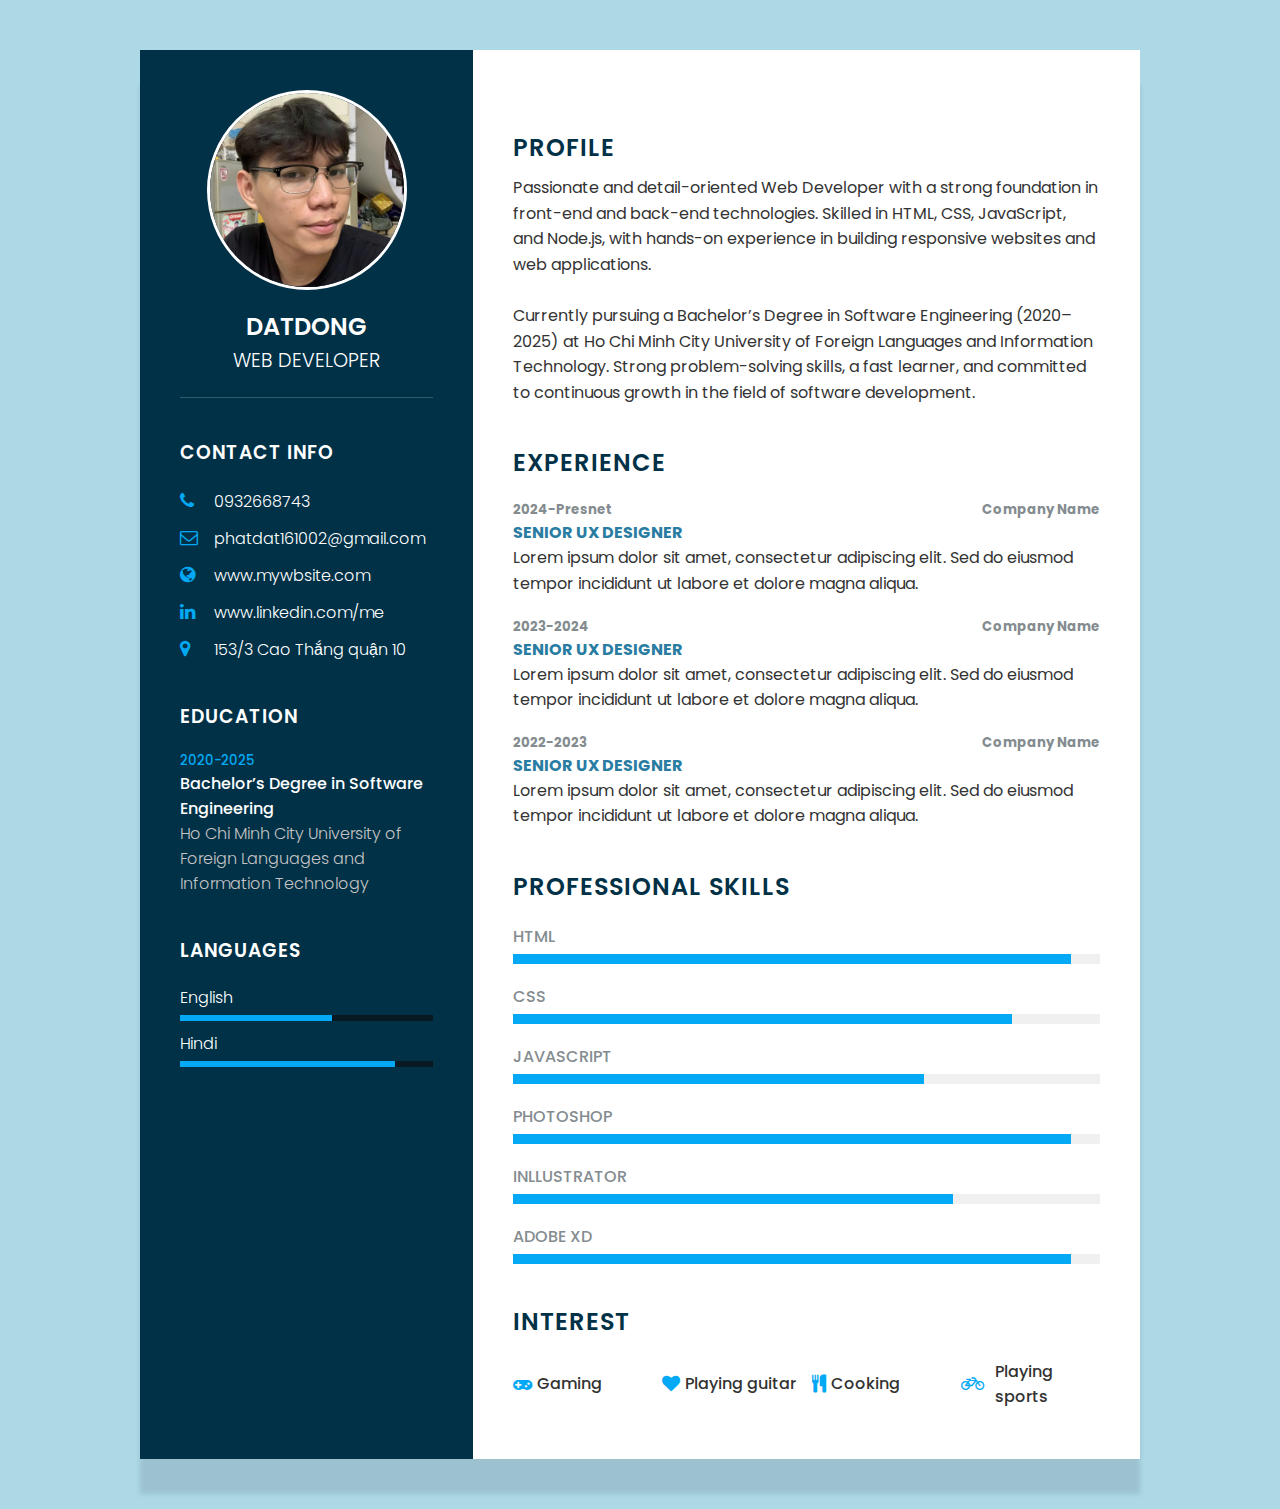
<file: CV/index.html>
<!DOCTYPE html>
<html lang="en">
<head>
  <meta charset="UTF-8" />
  <meta name="viewport" content="width=device-width, initial-scale=1.0"/>
  <title>CV</title>
  <link rel="stylesheet" href="https://cdnjs.cloudflare.com/ajax/libs/font-awesome/4.7.0/css/font-awesome.css" 
        integrity="sha512-5A8nwdMOWrSz20fDsjczgUidUBR8liPYU+WymTZP1lmY9G6Oc7HlZv156XqnsgNUzTyMefFTcsFH/tnJE/+xBg==" 
        crossorigin="anonymous" referrerpolicy="no-referrer"/>
  <link rel="stylesheet" href="style.css"/>
</head>
<body>
  <div class="cv">
    <div class="cv__sidebar">
      <div class="cv__profile">
        <div class="cv__profile-image">
          <img src="./img/img.jpg" alt=""/>
        </div>
        <h2>DatDong <br><span>Web Developer</span></h2>
      </div>

      <div class="cv__section cv__section--contact">
        <h3 class="cv__section-title">Contact Info</h3>
        <ul>
          <li>
            <span class="cv__icon"><i class="fa fas fa-phone" aria-hidden="true"></i></span>
            <span class="cv__text">0932668743</span>
          </li>
          <li>
            <span class="cv__icon"><i class="fa fa-envelope-o" aria-hidden="true"></i></span>
            <span class="cv__text">phatdat161002@gmail.com</span>
          </li>
          <li>
            <span class="cv__icon"><i class="fa fa-globe" aria-hidden="true"></i></span>
            <span class="cv__text">www.mywbsite.com</span>
          </li>
          <li>
            <span class="cv__icon"><i class="fa fab fa-linkedin" aria-hidden="true"></i></span>
            <span class="cv__text">www.linkedin.com/me</span>
          </li>
          <li>
            <span class="cv__icon"><i class="fa fa-map-marker" aria-hidden="true"></i></span>
            <span class="cv__text">153/3 Cao Thắng quận 10</span>
          </li>
        </ul>
      </div>

      <div class="cv__section cv__section--education">
        <h3 class="cv__section-title">Education</h3>
        <ul>
          <li>
            <h5>2020-2025</h5>
            <h4>Bachelor’s Degree in Software Engineering</h4>
            <h4>Ho Chi Minh City University of Foreign Languages and Information Technology</h4>
          </li>
        </ul>
      </div>

      <div class="cv__section cv__section--language">
        <h3 class="cv__section-title">Languages</h3>
        <ul>
          <li>
            <span class="cv__text">English</span>
            <span class="cv__progress">
              <div style="width:60%"></div>
            </span>
          </li>
          <li>
            <span class="cv__text">Hindi</span>
            <span class="cv__progress">
              <div style="width:85%"></div>
            </span>
          </li>
        </ul>
      </div>
    </div>

    <div class="cv__main">
      <div class="cv__section">
        <h2 class="cv__section-title">Profile</h2>
        <p>
          Passionate and detail-oriented Web Developer with a strong foundation in front-end and back-end technologies. 
          Skilled in HTML, CSS, JavaScript, and Node.js, with hands-on experience in building responsive websites and web applications. <br><br>
          Currently pursuing a Bachelor’s Degree in Software Engineering (2020–2025) at Ho Chi Minh City University of Foreign Languages and Information Technology. 
          Strong problem-solving skills, a fast learner, and committed to continuous growth in the field of software development.
        </p>
      </div>

      <div class="cv__section">
        <h2 class="cv__section-title">Experience</h2>

        <div class="cv__box">
          <div class="cv__box-header">
            <h5>2024-Presnet</h5>
            <h5>Company Name</h5>
          </div>
          <div class="cv__box-content">
            <h4>Senior UX Designer</h4>
            <p>Lorem ipsum dolor sit amet, consectetur adipiscing elit. Sed do eiusmod tempor incididunt ut labore et dolore magna aliqua.</p>
          </div>
        </div>

        <div class="cv__box">
          <div class="cv__box-header">
            <h5>2023-2024</h5>
            <h5>Company Name</h5>
          </div>
          <div class="cv__box-content">
            <h4>Senior UX Designer</h4>
            <p>Lorem ipsum dolor sit amet, consectetur adipiscing elit. Sed do eiusmod tempor incididunt ut labore et dolore magna aliqua.</p>
          </div>
        </div>

        <div class="cv__box">
          <div class="cv__box-header">
            <h5>2022-2023</h5>
            <h5>Company Name</h5>
          </div>
          <div class="cv__box-content">
            <h4>Senior UX Designer</h4>
            <p>Lorem ipsum dolor sit amet, consectetur adipiscing elit. Sed do eiusmod tempor incididunt ut labore et dolore magna aliqua.</p>
          </div>
        </div>
      </div>

      <div class="cv__section cv__section--skills">
        <h2 class="cv__section-title">Professional Skills</h2>

        <div class="cv__box">
          <h4>Html</h4>
          <div class="cv__progress">
            <div style="width: 95%;"></div>
          </div>
        </div>

        <div class="cv__box">
          <h4>CSS</h4>
          <div class="cv__progress">
            <div style="width: 85%;"></div>
          </div>
        </div>

        <div class="cv__box">
          <h4>Javascript</h4>
          <div class="cv__progress">
            <div style="width: 70%;"></div>
          </div>
        </div>

        <div class="cv__box">
          <h4>Photoshop</h4>
          <div class="cv__progress">
            <div style="width: 95%;"></div>
          </div>
        </div>

        <div class="cv__box">
          <h4>Inllustrator</h4>
          <div class="cv__progress">
            <div style="width: 75%;"></div>
          </div>
        </div>

        <div class="cv__box">
          <h4>Adobe XD</h4>
          <div class="cv__progress">
            <div style="width: 95%;"></div>
          </div>
        </div>
      </div>

      <div class="cv__section cv__section--interest">
        <h2 class="cv__section-title">Interest</h2>
        <ul>
          <li><i class="fa fa-gamepad" aria-hidden="true"></i>Gaming</li>
          <li><i class="fa fas fa-heart" aria-hidden="true"></i>Playing guitar</li>
          <li><i class="fa fas fa-cutlery" aria-hidden="true"></i>Cooking</li>
          <li><i class="fa fa-bicycle" aria-hidden="true" style="margin-right: 6px;"></i>Playing sports</li>
        </ul>
      </div>
    </div>
  </div>
</body>
</html>
</file>
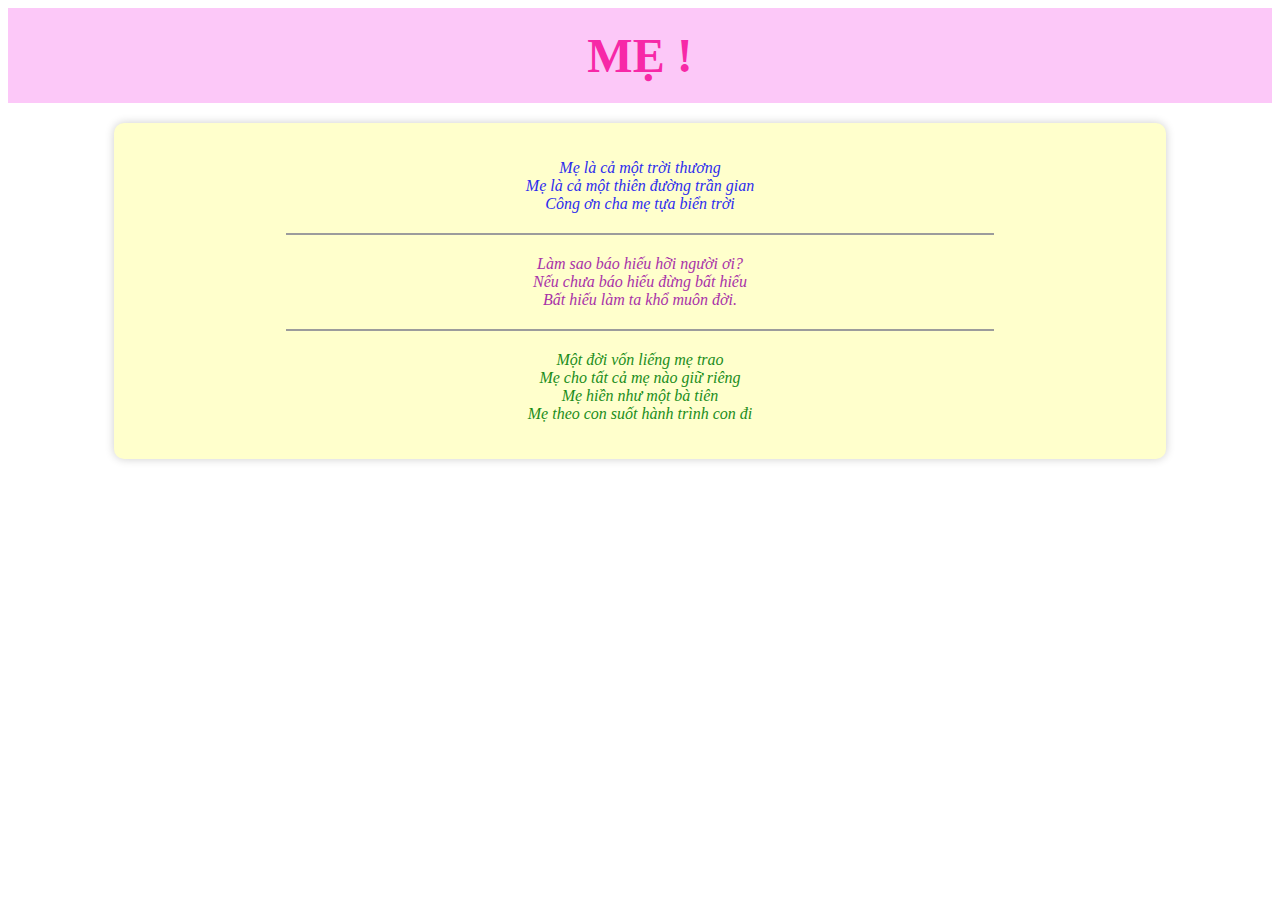
<file: masterHtmlCss/1- Me!/index.html>
<!DOCTYPE html>
<html lang="en">
  <head>
    <meta charset="UTF-8" />
    <meta name="viewport" content="width=device-width, initial-scale=1.0" />
    <title>BaiTap1BaiTap1</title>
    <link rel="stylesheet" href="style.css" />
  </head>
  <body>
    <div class="header">MẸ !</div>
    <div class="container">
      <p class="content">
        Mẹ là cả một trời thương<br />
        Mẹ là cả một thiên đường trần gian<br />
        Công ơn cha mẹ tựa biển trời
      </p>

      <hr />

      <p class="content">
        Làm sao báo hiếu hỡi người ơi?<br />
        Nếu chưa báo hiếu đừng bất hiếu<br />
        Bất hiếu làm ta khổ muôn đời.
      </p>

      <hr />

      <p class="content">
        Một đời vốn liếng mẹ trao<br />
        Mẹ cho tất cả mẹ nào giữ riêng<br />
        Mẹ hiền như một bà tiên<br />
        Mẹ theo con suốt hành trình con đi
      </p>
    </div>
  </body>
</html>
</file>
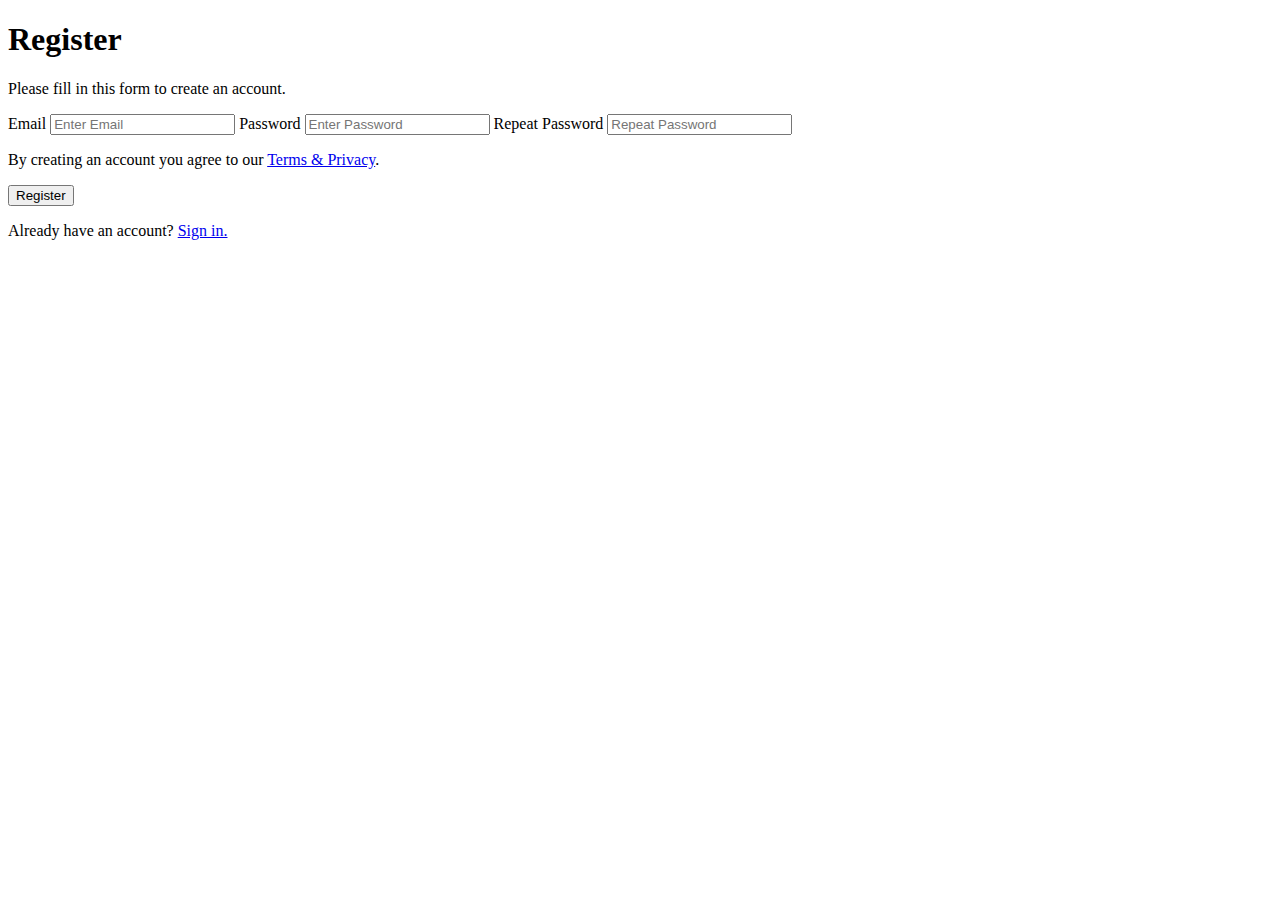
<file: CV/Register.html>
<!DOCTYPE html>
<html lang="en">
<head>
    <meta charset="UTF-8">
    <meta name="viewport" content="width=device-width, initial-scale=1.0">
    <title>Register</title>
</head>
<body>
    <h1>Register</h1>
    <p>Please fill in this form to create an account.</p>
    
    <form>
        <!--Email input-->
        <label>Email</label>
        <input type="email" placeholder="Enter Email" required>
        <!--Password input-->
        <label>Password</label>
        <input type="password" placeholder="Enter Password" required>
        <!--Repeat Password input-->
        <label>Repeat Password</label>
        <input type="password" placeholder="Repeat Password" required>

        <p>By creating an account you agree to our <a href="#">Terms & Privacy</a>.</p>

        <button type="submit">Register</button>

        <p>Already have an account? <a href="#">Sign in.</a></p>
    </form>
</body>
</html>
</file>
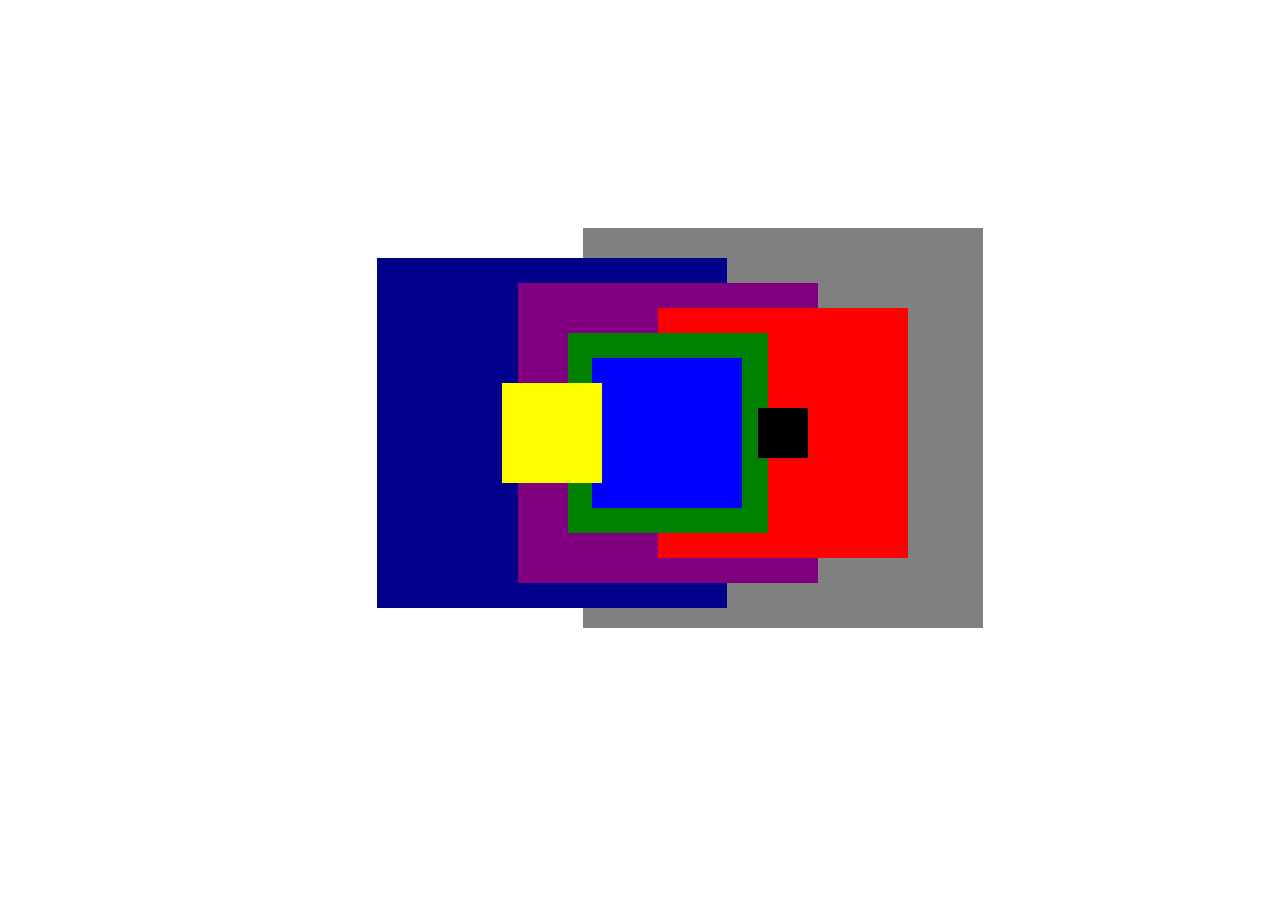
<file: hanoi-tower/hanoi-tower-2.html>
<!DOCTYPE html>
<html lang="en">
<head>
  <meta charset="UTF-8">
  <meta name="viewport" content="width=device-width, initial-scale=1.0">
  <title>Document</title>
  <link rel="stylesheet" type="text/css" href="./hanoi-towe-2.css">
</head>

<body>
  <div id="root">
    <div class="first-col">
      <div class="red"></div>
      <div class="black"></div>
      <div class="grey"></div>
    </div>

    <div class="second-col">
      <div class="green"></div>
      <div class="purple"></div>
      <div class="blue"></div>
    </div>

    <div class="third-col">
      <div class="yellow"></div>
      <div class="darkblue"></div>
    </div>
  </div>
</body>
</html>
</file>
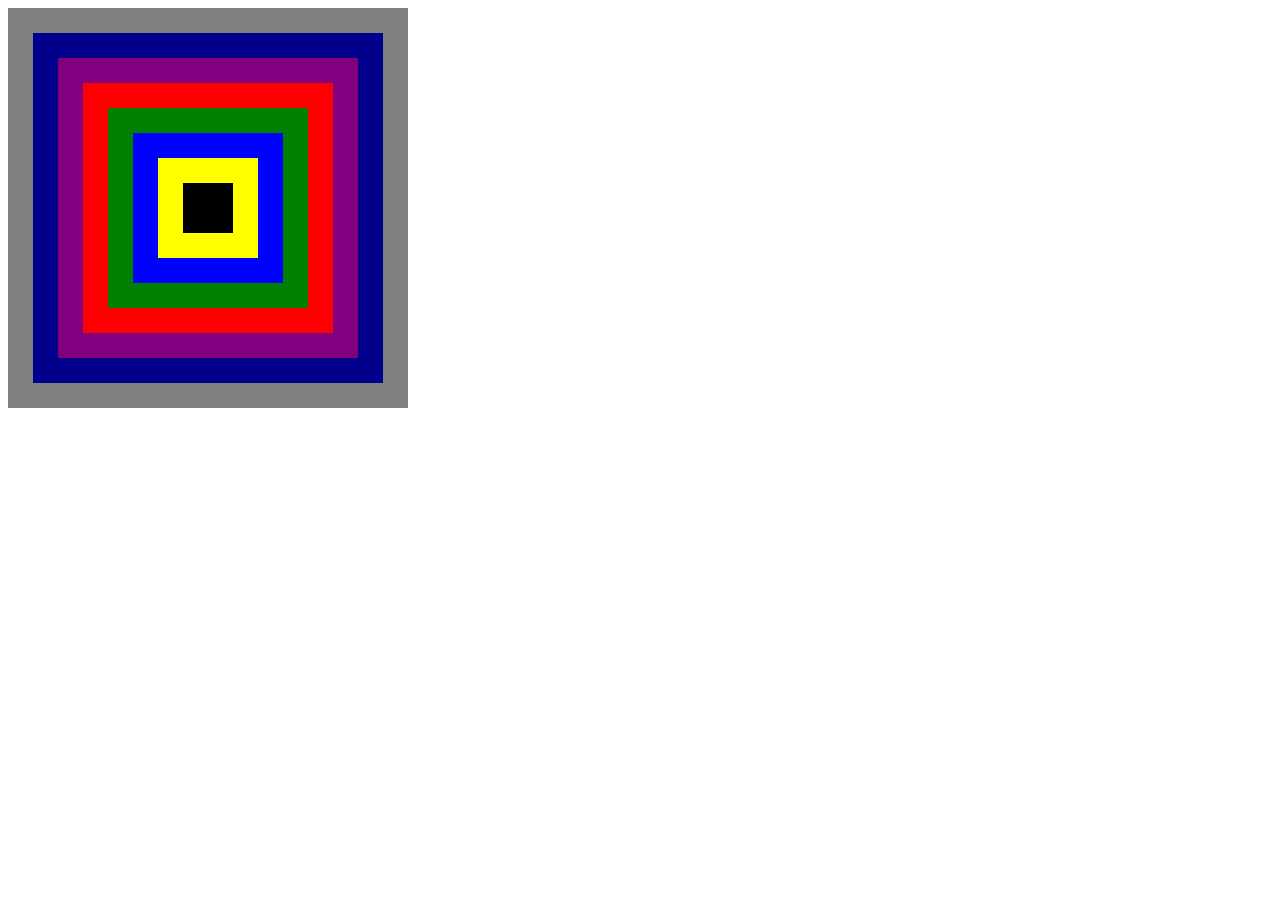
<file: hanoi-tower/hanoi-tower.html>
<!DOCTYPE html>
<html lang="en">
<head>
  <meta charset="UTF-8">
  <meta name="viewport" content="width=device-width, initial-scale=1.0">
  <title>Document</title>
  <link rel="stylesheet" type="text/css" href="hanoi-tower.css">
</head>

<body>
  <div id="root">
    <div class="first-col">
      <div class="red"></div>
      <div class="black"></div>
      <div class="grey"></div>
    </div>

    <div class="second-col">
      <div class="green"></div>
      <div class="purple"></div>
      <div class="blue"></div>
    </div>

    <div class="third-col">
      <div class="yellow"></div>
      <div class="darkblue"></div>
    </div>
  </div>
</body>
</html>
</file>
<file: CV/style.css>
@import url('https://fonts.googleapis.com/css?family=Poppins:200,300,400,500,600,700,800,900&display=swap');

* {
  margin: 0;
  padding: 0;
  box-sizing: border-box;
  font-family: 'Poppins', sans-serif;
}

body {
  background: lightblue;
  display: flex;
  justify-content: center;
  align-items: center;
  min-height: 100vh;
}

.cv {
  display: grid;
  grid-template-columns: 1fr 2fr;
  max-width: 1000px;
  width: 100%;
  background: #fff;
  margin: 50px;
  box-shadow: 0 35px 5px rgba(0, 0, 0, 0.1);
}

.cv__sidebar {
  background: #003147;
  padding: 40px;
  color: #fff;
}

.cv__profile {
  text-align: center;
  border-bottom: 1px solid rgba(255, 255, 255, 0.2);
  padding-bottom: 20px;
}

.cv__profile-image {
  width: 200px;
  height: 200px;
  margin: 0 auto;
  border-radius: 50%;
  overflow: hidden;
  border: 3px solid #fff;
}

.cv__profile-image img {
  width: 100%;
  height: 100%;
  object-fit: cover;
}

.cv__profile h2 {
  font-size: 1.5em;
  margin-top: 20px;
  font-weight: 600;
  line-height: 1.4em;
  text-transform: uppercase;
}

.cv__profile h2 span {
  display: block;
  font-size: 0.8em;
  font-weight: 300;
}

.cv__section {
  margin-top: 40px;
}

.cv__section-title {
  text-transform: uppercase;
  font-weight: 600;
  letter-spacing: 1px;
  margin-bottom: 20px;
  color: #fff;
}

.cv__section ul {
  list-style: none;
}

.cv__section ul li {
  margin: 10px 0;
}

.cv__icon {
  display: inline-block;
  width: 30px;
  font-size: 18px;
  color: #03a9f4;
}

.cv__text {
  color: #fff;
  font-weight: 300;
}

.cv__section--education h5 {
  color: #03a9f4;
  font-weight: 500;
}

.cv__section--education h4 {
  font-weight: 300;
  color: #c5c3c3;
}

.cv__section--education h4:nth-child(2) {
  color: #fff;
  font-weight: 500;
}

.cv__section--language .cv__progress {
  position: relative;
  width: 100%;
  height: 6px;
  background: #081921;
  display: block;
  margin-top: 5px;
}

.cv__section--language .cv__progress div {
  position: absolute;
  top: 0;
  left: 0;
  height: 100%;
  background: #03a9f4;
}

.cv__progress {
  position: relative;
  width: 100%;
  height: 6px;
  background: #081921;
  margin-top: 5px;
}

.cv__progress div {
  position: absolute;
  top: 0;
  left: 0;
  height: 100%;
  background: #03a9f4;
}

.cv__main {
  padding: 40px;
  background: #fff;
}

.cv__main .cv__section-title {
  color: #003147;
  margin-bottom: 10px;
}

.cv__main p {
  color: #333;
  line-height: 1.6;
}

.cv__box {
  margin: 20px 0;
}

.cv__box-header {
  display: flex;
  justify-content: space-between;
  font-weight: 600;
  color: #848c90;
}

.cv__box-content h4 {
  text-transform: uppercase;
  color: #2a7da2;
  font-size: 16px;
}

.cv__section--skills .cv__box h4 {
  color: #848c90;
  text-transform: uppercase;
  font-weight: 500;
  margin-bottom: 5px;
}

.cv__section--skills .cv__progress {
  background: #f0f0f0;
  height: 10px;
}

.cv__section--skills .cv__progress div {
  background: #03a9f4;
  height: 100%;
}

.cv__section--interest ul {
  display: grid;
  grid-template-columns: repeat(4, 1fr);
  gap: 10px;
  margin-top: 10px;
}

.cv__section--interest ul li {
  color: #333;
  font-weight: 500;
  display: flex;
  align-items: center;
  gap: 5px;
}

.cv__section--interest ul li .fa {
  color: #03a9f4;
  font-size: 18px;
}

@media (max-width: 1000px) {
  .cv {
    grid-template-columns: 1fr;
    margin: 10px;
  }

  .cv__section--interest ul {
    grid-template-columns: repeat(2, 1fr);
  }
}

@media (max-width: 600px) {
  .cv__box-header {
    flex-direction: column;
    gap: 5px;
  }

  .cv__section--interest ul {
    grid-template-columns: repeat(1, 1fr);
  }
}
</file>
<file: masterHtmlCss/1- Me!/style.css>
body {
  text-align: center;
}
.header {
  background-color: rgb(252, 200, 248);
  padding: 20px;
  font-size: 48px;
  font-weight: bold;
  color: rgb(247, 40, 167);
}
.container {
  background-color: #ffffcc;
  padding: 20px;
  margin: 20px auto;
  width: 80%;
  border-radius: 10px;
  box-shadow: 0 0 10px rgba(0, 0, 0, 0.2);
}
.content {
  color: inherit;
  font-style: italic;
}
.content:nth-of-type(1) {
    color: rgb(44, 44, 238);
}
.content:nth-of-type(2) {
    color: rgb(168, 50, 168);
}
.content:nth-of-type(3) {
    color: rgb(27, 141, 27);
}
hr {
    width: 70%;
    height: 2px;
    background-color: rgb(156, 156, 156);
    border: none;
    margin: 20px auto;
}
</file>
<file: hanoi-tower/hanoi-towe-2.css>
#root {
  display: flex;
  justify-content: space-between;
  position: relative;
}

.red {
  background-color: red;
  width: 250px;
  height: 250px;
  z-index: 3;
  position: relative;
  left: 650px;
  top: 300px;
}

.black {
  background-color: black;
  width: 50px;
  height: 50px;
  z-index: 7;
  position: relative;
  left: 750px;
  top: 150px;
}

.grey {
  background-color: grey;
  width: 400px;
  height: 400px;
  z-index: 0;
  position: relative;
  left: 575px;
  top: -80px;
}

.green {
  background-color: green;
  width: 200px;
  height: 200px;
  z-index: 4;
  position: relative;
  left: 53px;
  top: 325px;

}

.purple {
  background-color: purple;
  width: 300px;
  height: 300px;
  z-index: 2;
  position: relative;
  left: 3px;
  top: 75px;
}

.blue {
  background-color: blue;
  width: 150px;
  height: 150px;
  z-index: 5;
  position: relative;
  left: 77px;
  top: -150px;
}

.yellow {
  background-color: yellow;
  width: 100px;
  height: 100px;
  z-index: 6;
  position: relative;
  right: 420px;
  top: 375px;
}

.darkblue {
  background-color: darkblue;
  width: 350px;
  height: 350px;
  z-index: 1;
  position: relative;
  right: 545px;
  top: 150px;
}
</file>
<file: hanoi-tower/hanoi-tower.css>
#root {
  justify-content: space-between;
  position: relative;
}

.red {
  background-color: red;
  width: 250px;
  height: 250px;
  position: absolute;
  top: 75px;
  left: 75px;

  z-index: 2;
}

.green {
  background-color: green;
  width: 200px;
  height: 200px;
  position: absolute;
  top: 100px;
  left: 100px;

  z-index: 3;
}

.blue {
  background-color: blue;
  width: 150px;
  height: 150px;
  position: absolute;
  top: 125px;
  left: 125px;

  z-index: 4;
}

.yellow {
  background-color: yellow;
  width: 100px;
  height: 100px;
  position: absolute;
  top: 150px;
  left: 150px;

  z-index: 5;
}

.black {
  background-color: black;
  width: 50px;
  height: 50px;
  position: absolute;
  top: 175px;
  left: 175px;
  z-index: 6;
}

.purple {
  background-color: purple;
  width: 300px;
  height: 300px;
  position: absolute;
  top: 50px;
  left: 50px;

  z-index: 1;
}

.darkblue {
  background-color: darkblue;
  width: 350px;
  height: 350px;
  position: absolute;
  top: 25px;
  left: 25px;
}

.grey {
  background-color: grey;
  width: 400px;
  height: 400px;
  position: absolute;
}
</file>
